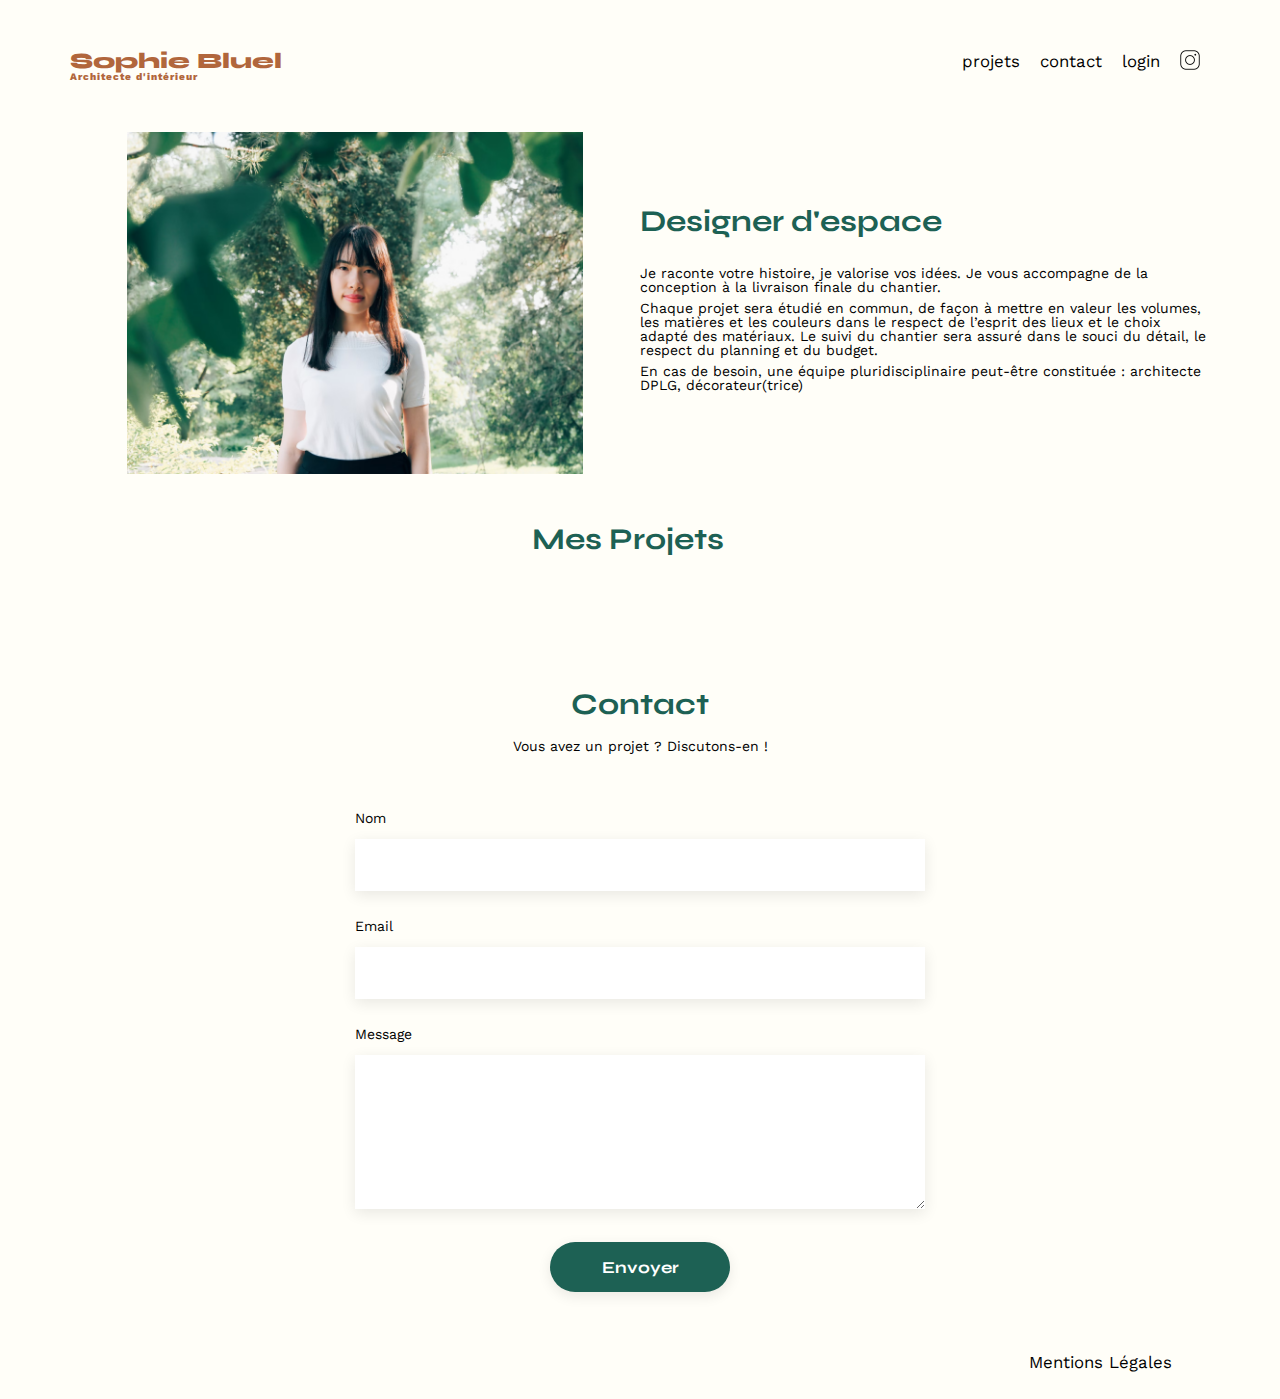
<file: FrontEnd/index.html>
<!DOCTYPE html>
<html lang="fr">
  <head>
    <meta charset="UTF-8" />
    <title>Sophie Bluel - Architecte d'intérieur</title>
    <meta name="viewport" content="width=device-width, initial-scale=1.0" />
    <link rel="preconnect" href="https://fonts.googleapis.com" />
    <link rel="preconnect" href="https://fonts.gstatic.com" crossorigin />
    <link
      href="https://fonts.googleapis.com/css2?family=Syne:wght@700;800&family=Work+Sans&display=swap"
      rel="stylesheet"
    />
    <link
      rel="stylesheet"
      href="https://cdnjs.cloudflare.com/ajax/libs/font-awesome/6.5.1/css/all.min.css"
    />
    <meta name="description" content="" />
    <link rel="stylesheet" href="./assets/style.css" />
  </head>

  <body>
    <div class="edition-container" id="editionContainer">
      <div class="icon-container">
        <div class="icon" data-modal-target="#maModal">
          <i class="fa-regular fa-pen-to-square"></i>
        </div>
        <div class="icon" data-modal-target="#maModal">
          <span>Mode édition</span>
        </div>
      </div>
    </div>

    <!------------------------------------- Modal ------------------------------------->
    <div id="myModal" class="modal">
      <section class="modal-original">
        <div class="modal-content">
          <div class="container-close">
            <span class="close-original">&times;</span>
          </div>
          <h3 class="title-modal">Galerie photo</h3>
          <div class="gallery-container-modal" id="GalleryContainerModal"></div>
          <div class="container-separation">
            <div class="separation"></div>
          </div>
          <button class="add-img" id="btn" ;>Ajouter une photo</button>
        </div>
      </section>

      <section class="modal-seconde">
        <div class="modal-content">
          <div class="icon-container-seconde">
            <span class="back-seconde">
              <i class="fa-solid fa-arrow-left"></i>
            </span>
            <span class="close-seconde">&times;</span>
          </div>

          <h3 class="title-modal">Ajout photo</h3>

          <div class="upload-container">
            <input type="file" id="file" accept="image/*" hidden />

            <div class="img-area" data-img="">
              <i class="fa-regular fa-image"></i>
              <span class="upload-img">+ Ajout photo</span>
              <span class="infos-upload">jpg, png : 4mo max</span>
            </div>
          </div>

          <div class="title-and-catégorie">
            <div class="cointainer-form-title">
              <label class="form-title" for="titre">Titre</label>
              <input type="text" id="titre" name="titre" placeholder="" />
            </div>
            <div class="cointainer-form-catégorie">
              <label class="form-catégorie" for="categorie">Catégorie</label>
              <select id="categorie" name="categorie">
                <option value="option1">Option 1</option>
                <option value="option2">Option 2</option>
                <option value="option3">Option 3</option>
              </select>
            </div>
          </div>

          <div class="container-separation">
            <div class="separation"></div>
          </div>

          <button class="valide" id="btn" ;>Valider</button>
        </div>
      </section>
    </div>
    <!---------------------------------------------------------------------------------->

    <section class="contenu-principal">
      <header>
        <h1>Sophie Bluel <span>Architecte d'intérieur</span></h1>
        <nav>
          <ul>
            <li>projets</li>
            <li>contact</li>
            <li id="loginButton">login</li>
            <li>
              <img
                class="insta-icon"
                src="./assets/icons/instagram.png"
                alt="Instagram"
              />
            </li>
          </ul>
        </nav>
      </header>

      <main>
        <section id="introduction">
          <figure>
            <img src="./assets/images/sophie-bluel.png" alt="" />
          </figure>
          <article>
            <h2>Designer d'espace</h2>
            <p>
              Je raconte votre histoire, je valorise vos idées. Je vous
              accompagne de la conception à la livraison finale du chantier.
            </p>
            <p>
              Chaque projet sera étudié en commun, de façon à mettre en valeur
              les volumes, les matières et les couleurs dans le respect de
              l’esprit des lieux et le choix adapté des matériaux. Le suivi du
              chantier sera assuré dans le souci du détail, le respect du
              planning et du budget.
            </p>
            <p>
              En cas de besoin, une équipe pluridisciplinaire peut-être
              constituée : architecte DPLG, décorateur(trice)
            </p>
          </article>
        </section>

        <section id="portfolio">
          <div class="title-portfolio">
            <h2>Mes Projets</h2>
            <div class="icon-portfolio">
              <div class="icon" data-modal-target="#maModal">
                <i class="fa-regular fa-pen-to-square"></i>
              </div>
              <div class="icon" data-modal-target="#maModal">
                <span>modifier</span>
              </div>
            </div>
          </div>
          <div class="filters-container" id="FiltersContainer"></div>
          <div
            class="gallery-container-original"
            id="GalleryContainerOriginal"
          ></div>
        </section>

        <section id="contact">
          <h2>Contact</h2>
          <p>Vous avez un projet ? Discutons-en !</p>
          <form action="#" method="post">
            <label for="name">Nom</label>
            <input type="text" name="name" id="name" />
            <label for="email">Email</label>
            <input type="email" name="email" id="email" />
            <label for="message">Message</label>
            <textarea
              name="message"
              id="message"
              cols="30"
              rows="10"
            ></textarea>
            <input class="btn-envoyer" type="submit" value="Envoyer" />
          </form>
        </section>
      </main>

      <footer>
        <nav>
          <ul>
            <li>Mentions Légales</li>
          </ul>
        </nav>
      </footer>

    </section>
    <script src="script.js"></script>
  </body>
</html>
</file>
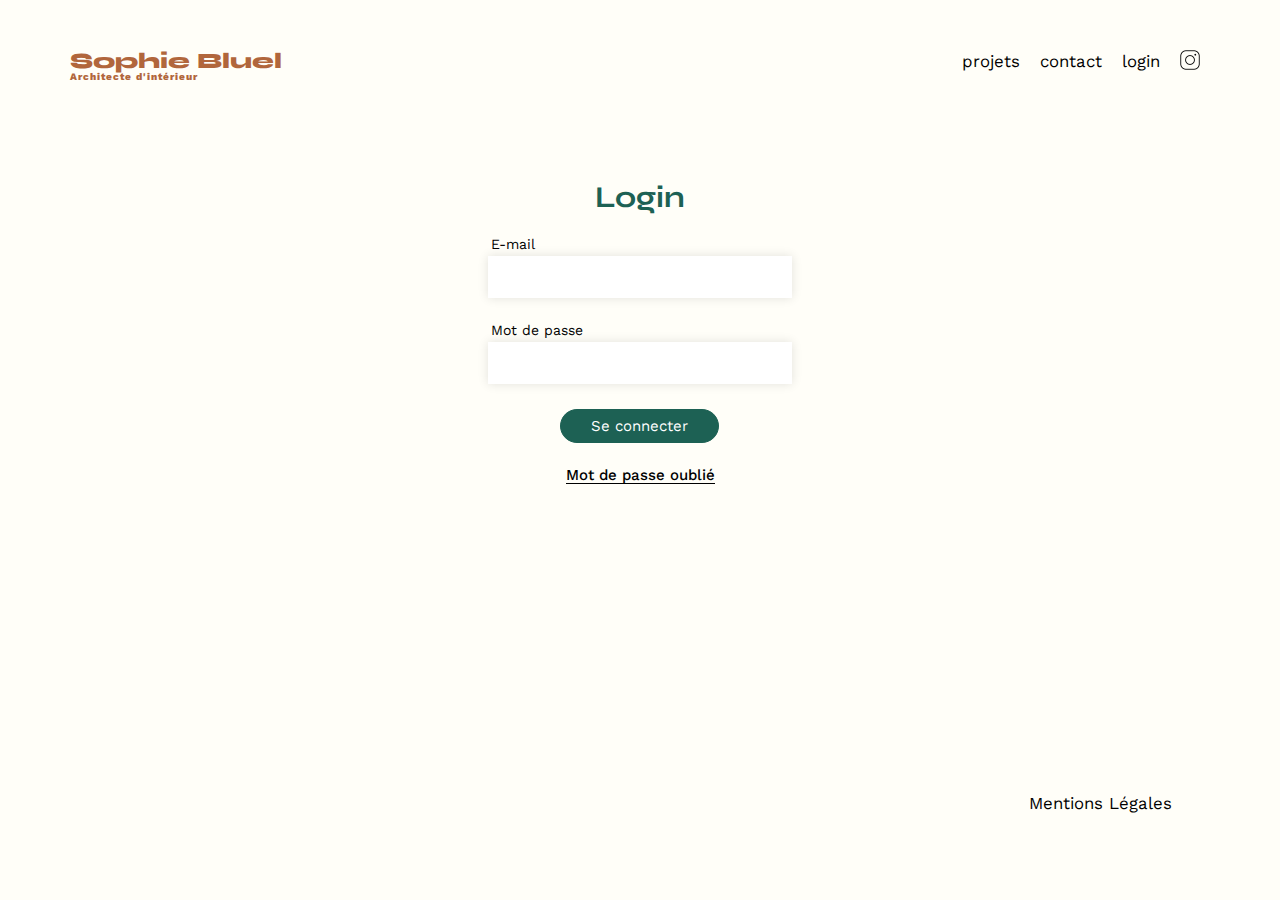
<file: FrontEnd/login.html>
<!DOCTYPE html>
<html lang="en">
  <head>
    <meta charset="UTF-8" />
    <meta name="viewport" content="width=device-width, initial-scale=1.0" />
    <title>Connexion</title>
    <link rel="preconnect" href="https://fonts.googleapis.com" />
    <link rel="preconnect" href="https://fonts.gstatic.com" crossorigin />
    <link
      href="https://fonts.googleapis.com/css2?family=Syne:wght@700;800&family=Work+Sans&display=swap"
      rel="stylesheet"
    />
    <meta name="description" content="" />
    <link rel="stylesheet" href="assets/style.css" />
  </head>
  <body class="body-login-page">
    <section class="contenu-principal">
      <header class="header-container">
        <h1>Sophie Bluel <span>Architecte d'intérieur</span></h1>
        <nav>
          <ul>
            <li>projets</li>
            <li>contact</li>
            <li id="loginButton">login</li>
            <li>
              <img
                class="insta-icon"
                src="./assets/icons/instagram.png"
                alt="Instagram"
              />
            </li>
          </ul>
        </nav>
      </header>

      <main class="main-login-page">
        <h2 class="title-login">Login</h2>
        <div class="login-form-container">
          <form id="loginForm">
            <label for="email">E-mail</label>
            <input type="email" id="email" name="email" required />

            <label for="password">Mot de passe</label>
            <input type="password" id="password" name="password" required />

            <button id="btn" class="login-btn" type="submit">
              Se connecter
            </button>
          </form>
          <span class="mdp">Mot de passe oublié</span>
        </div>
      </main>

      <footer>
        <nav>
          <ul>
            <li>Mentions Légales</li>
          </ul>
        </nav>
      </footer>
    </section>

    <script src="LoginPage.js"></script>
  </body>
</html>
</file>
<file: FrontEnd/assets/style.css>
/* http://meyerweb.com/eric/tools/css/reset/
   v2.0 | 20110126
   License: none (public domain)
*/

html,
body,
div,
span,
applet,
object,
iframe,
h1,
h2,
h3,
h4,
h5,
h6,
p,
blockquote,
pre,
a,
abbr,
acronym,
address,
big,
cite,
code,
del,
dfn,
em,
img,
ins,
kbd,
q,
s,
samp,
small,
strike,
strong,
sub,
sup,
tt,
var,
b,
u,
i,
center,
dl,
dt,
dd,
ol,
ul,
li,
fieldset,
form,
label,
legend,
table,
caption,
tbody,
tfoot,
thead,
tr,
th,
td,
article,
aside,
canvas,
details,
embed,
figure,
figcaption,
footer,
header,
hgroup,
menu,
nav,
output,
ruby,
section,
summary,
time,
mark,
audio,
video {
  margin: 0;
  padding: 0;
  border: 0;
  font-size: 100%;
  font: inherit;
  vertical-align: baseline;
}
/* HTML5 display-role reset for older browsers */
article,
aside,
details,
figcaption,
figure,
footer,
header,
hgroup,
menu,
nav,
section {
  display: block;
}
body {
  line-height: 1;
}
ol,
ul {
  list-style: none;
}
blockquote,
q {
  quotes: none;
}
blockquote:before,
blockquote:after,
q:before,
q:after {
  content: "";
  content: none;
}
table {
  border-collapse: collapse;
  border-spacing: 0;
}
/** end reset css**/
body {
  margin: 0;
  padding: 0;
  font-family: "Work Sans";
  font-size: 14px;
  background-color: #fffef8;
}
.contenu-principal {
  max-width: 1140px;
  margin: auto;
}
header {
  display: flex;
  justify-content: space-between;
  margin: 50px 0;
}
section {
  margin: 50px 0;
}

.insta-icon {
  height: 20px;
}

#btn {
  font-size: 15px;
  font-weight: 400;
  padding: 7px 30px;
  border: 1px solid #1d6154;
  background-color: #1d6154;
  color: white;
  margin: 0 5px;
  cursor: pointer;
  transition: background-color 0.3s;
  border-radius: 20px;
}
#btn:hover {
  background: #0e2f28;
}

/********************************************** Header **********************************************/
h1 {
  display: flex;
  flex-direction: column;
  font-family: "Syne";
  font-size: 22px;
  font-weight: 800;
  color: #b1663c;
}

h1 > span {
  font-family: "Work Sans";
  font-size: 10px;
  letter-spacing: 0.1em;
}

h2 {
  font-family: "Syne";
  font-weight: 700;
  font-size: 30px;
  color: #1d6154;
}
nav ul {
  display: flex;
  align-items: center;
  list-style-type: none;
}
nav li {
  padding: 0 10px;
  font-size: 1.2em;
  cursor: pointer;
}

li:hover {
  color: #b1663c;
}

/********************************************** Section Intro **********************************************/
#introduction {
  display: flex;
  align-items: center;
}
#introduction figure {
  flex: 1;
}
#introduction img {
  display: block;
  margin: auto;
  width: 80%;
}

#introduction article {
  flex: 1;
}
#introduction h2 {
  margin-bottom: 1em;
}

#introduction p {
  margin-bottom: 0.5em;
}

/********************************************** Section Portfolio **********************************************/
#portfolio h2 {
  text-align: center;
  margin-bottom: 1.5em;
  margin-right: 25px;
}

/********************************************** Filtres **********************************************/
.filters-container {
  display: flex;
  justify-content: center;
  margin-bottom: 40px;
}

.filter-button {
  font-family: "Syne";
  font-size: 15px;
  font-weight: 400;
  padding: 5px 30px;
  border: 1px solid #1d6154;
  background-color: white;
  color: #1d6154;
  margin: 0 5px;
  cursor: pointer;
  transition: background-color 0.3s;
  border-radius: 20px;
}

.filter-button:hover {
  background-color: #1d6154;
  color: white;
}

/********************************************** Gallery **********************************************/
.gallery-container-original {
  width: 100%;
  display: grid;
  grid-template-columns: 1fr 1fr 1fr;
  grid-column-gap: 20px;
  grid-row-gap: 20px;
}

.gallery-container-original img {
  width: 100%;
}

/********************************************** Section Contact **********************************************/
#contact {
  width: 50%;
  margin: auto;
}
#contact > * {
  text-align: center;
}
#contact h2 {
  margin-bottom: 20px;
}
#contact form {
  text-align: left;
  margin-top: 30px;
  display: flex;
  flex-direction: column;
}

#contact input {
  height: 50px;
  font-size: 1.2em;
  border: none;
  box-shadow: 0px 4px 14px rgba(0, 0, 0, 0.09);
}

.btn-envoyer {
  cursor: pointer;
}
.btn-envoyer:hover {
  background: #0e2f28;
}

#contact label {
  margin: 2em 0 1em 0;
}
#contact textarea {
  border: none;
  box-shadow: 0px 4px 14px rgba(0, 0, 0, 0.09);
}

input[type="submit"] {
  font-family: "Syne";
  font-weight: 700;
  color: white;
  background-color: #1d6154;
  margin: 2em auto;
  width: 180px;
  text-align: center;
  border-radius: 60px;
}

/********************************************** Footer **********************************************/
footer nav ul {
  display: flex;
  justify-content: flex-end;
  margin: 2em;
}

/********************************************** LoginPage **********************************************/
.body-login-page {
  height: 90vh;
}

.main-login-page {
  margin-top: 100px;
  height: 65vh;
}

.title-login {
  display: flex;
  justify-content: center;
  align-items: center;
  padding-bottom: 25px;
}

.login-form-container {
  display: flex;
  flex-direction: column;
  justify-content: center;
  align-items: center;
}

#loginForm {
  display: flex;
  flex-direction: column;
  justify-content: center;
  align-items: center;
  width: 27%;
}

#loginForm label {
  margin-bottom: 5px;
  padding-left: 10px;
  display: flex;
  justify-content: flex-start;
  width: 100%;
}

#loginForm input {
  margin-bottom: 25px;
  border: none;
  background: white;
  box-shadow: 0 0 10px rgba(0, 0, 0, 0.116);
  height: 40px;
  width: 300px;
}

.login-btn {
  font-family: "Work Sans";
}

.mdp {
  margin-top: 25px;
  border-bottom: 1px solid black;
  font-size: 15px;
  font-weight: 500;
  cursor: pointer;
}

/********************************************** Message erreur **********************************************/

.error-message {
  padding: 10px;
  margin-top: 10px;
  border: 1px solid #ffa0a0;
  background-color: #ffdede;
  color: black;
  border-radius: 5px;
  text-align: left;
  position: relative;
  box-shadow: 0 0 10px rgba(0, 0, 0, 0.1);
  font-size: 0.9em;
  margin-bottom: 5px;
}

.error-message::before {
  padding-right: 5px;
  font-weight: bold;
}

/********************************************** Bannière Mode Édition **********************************************/

.edition-container {
  display: flex;
  align-items: center;
  justify-content: center;
  background-color: black;
  height: 50px;
  width: 100%;
  color: white;
}

.icon-container {
  display: flex;
  align-items: center;
  justify-content: center;
  cursor: pointer;
}

.icon-container i {
  margin-right: 10px;
}

/********************************************** Section Portfolio Après Connexion **********************************************/

.title-portfolio {
  display: flex;
  align-items: center;
  justify-content: center;
}

.icon-portfolio {
  display: flex;
  margin-bottom: 40px;
  cursor: pointer;
}

.icon-portfolio i {
  font-weight: 500;
  font-size: 15px;
  margin-right: 5px;
}

/********************************************** Modal Part 1 **********************************************/
.modal {
  display: none;
  position: fixed;
  z-index: 1;
  padding-top: 100px;
  left: 0;
  top: 0;
  width: 100%;
  height: 100%;
  overflow: auto;
  background-color: rgba(0, 0, 0, 0.4);
}

.modal-content {
  display: flex;
  justify-content: center;
  align-items: center;
  flex-direction: column;
  position: relative;
  background-color: #fefefe;
  margin: auto;
  padding: 20px;
  border-radius: 10px;
  width: 25%;
  text-align: center;
  min-width: 360px;
}

.title-modal {
  font-size: 25px;
}

.container-close {
  width: 100%;
}

.close-original {
  display: flex;
  justify-content: flex-end;
  color: #000000;
  float: right;
  font-size: 28px;
  cursor: pointer;
  transition: transform 0.5s ease;
}
.close-original:hover {
  transform: scale(1.3);
}

.gallery-container-modal {
  display: grid;
  grid-template-columns: 1fr 1fr 1fr 1fr 1fr;
  gap: 10px;
  padding: 30px 30px;
}

.gallery-item-modal {
  position: relative;
  width: 100%;
  height: auto;
}

.gallery-item-modal img {
  width: 100%;
  height: auto;
}

.delete-btn {
  position: absolute;
  top: 5px;
  right: 5px;
  height: 20px;
  width: 20px;
  border-radius: 3px;
  background: black;
  color: white;
  border: none;
  cursor: pointer;
}

.fa-trash-can {
  display: flex;
  align-items: center;
  justify-content: center;
  font-size: 13px;
  font-weight: normal;
}

.container-separation {
  width: 100%;
  margin-bottom: 25px;
  display: flex;
  align-items: center;
  justify-content: center;
}
.separation {
  border-top: 2px solid #e3e3e3;
  width: 85%;
}

.add-img {
  width: 50%;
}

/********************************************** Modal Part 2 **********************************************/
.modal-seconde {
  display: none;
}

.icon-container-seconde {
  display: flex;
  width: 100%;
  justify-content: space-between;
  align-items: center;
}

.close-seconde {
  color: #000000;
  font-size: 28px;
  cursor: pointer;
  transition: transform 0.5s ease;
}
.close-seconde:hover {
  transform: scale(1.3);
}

.fa-arrow-left {
  font-size: 20px;
  cursor: pointer;
  transition: transform 0.5s ease;
}
.fa-arrow-left:hover {
  transform: scale(1.3);
}

/*----------- Upload IMG -----------*/
.upload-container {
  margin-top: 15px;
  display: flex;
  height: 150px;
  width: 80%;
  display: flex;
  flex-direction: column;
  background-color: #e8f1f6;
}

.img-area {
  position: relative;
  width: 100%;
  height: 100%;
  border-radius: 15px;
  overflow: hidden;
  display: flex;
  justify-content: center;
  align-items: center;
  flex-direction: column;
}

.img-area img {
  position: absolute;
  top: 0;
  width: 50%;
  height: 100%;
  object-fit: cover;
  object-position: center;
  z-index: 100;
}

.img-area::before {
  content: attr(data-img);
  position: absolute;
  top: 0;
  left: 0;
  width: 100%;
  height: 100%;
  color: #fff;
  font-weight: 500;
  text-align: center;
  display: flex;
  justify-content: center;
  align-items: center;
  pointer-events: none;
  opacity: 0;
  transition: all 0.3s ease;
  z-index: 200;
}

.img-area.active:hover::before {
  opacity: 1;
}

.fa-image {
  font-size: 60px;
  color: #b9c5cc;
}

.upload-img {
  display: flex;
  align-items: center;
  justify-content: center;
  margin-top: 10px;
  background: #b9c5cc;
  color: rgb(48, 102, 133);
  font-size: 15px;
  font-weight: 550;
  border-radius: 25px;
  width: 45%;
  height: 27px;
  cursor: pointer;
}

.infos-upload {
  margin-top: 5px;
  font-size: 11px;
}

/*----------- Formulaire -----------*/
.title-and-catégorie {
  margin-top: 25px;
  margin-bottom: 25px;
  gap: 15px;
  width: 80%;
  display: flex;
  flex-direction: column;
}

.cointainer-form-title {
  display: flex;
  flex-direction: column;
}
.form-title {
  width: 100%;
  display: flex;
  margin-bottom: 5px;
}
.cointainer-form-title input {
  height: 40px;
  border: none;
  box-shadow: 0px 10px 20px rgba(150, 150, 150, 0.5);
}

.cointainer-form-catégorie {
  display: flex;
  flex-direction: column;
}
.form-catégorie {
  width: 100%;
  display: flex;
  margin-bottom: 5px;
}
.cointainer-form-catégorie select {
  height: 40px;
  border: none;
  box-shadow: 0px 10px 20px rgba(150, 150, 150, 0.5);
  cursor: pointer;
}
</file>
